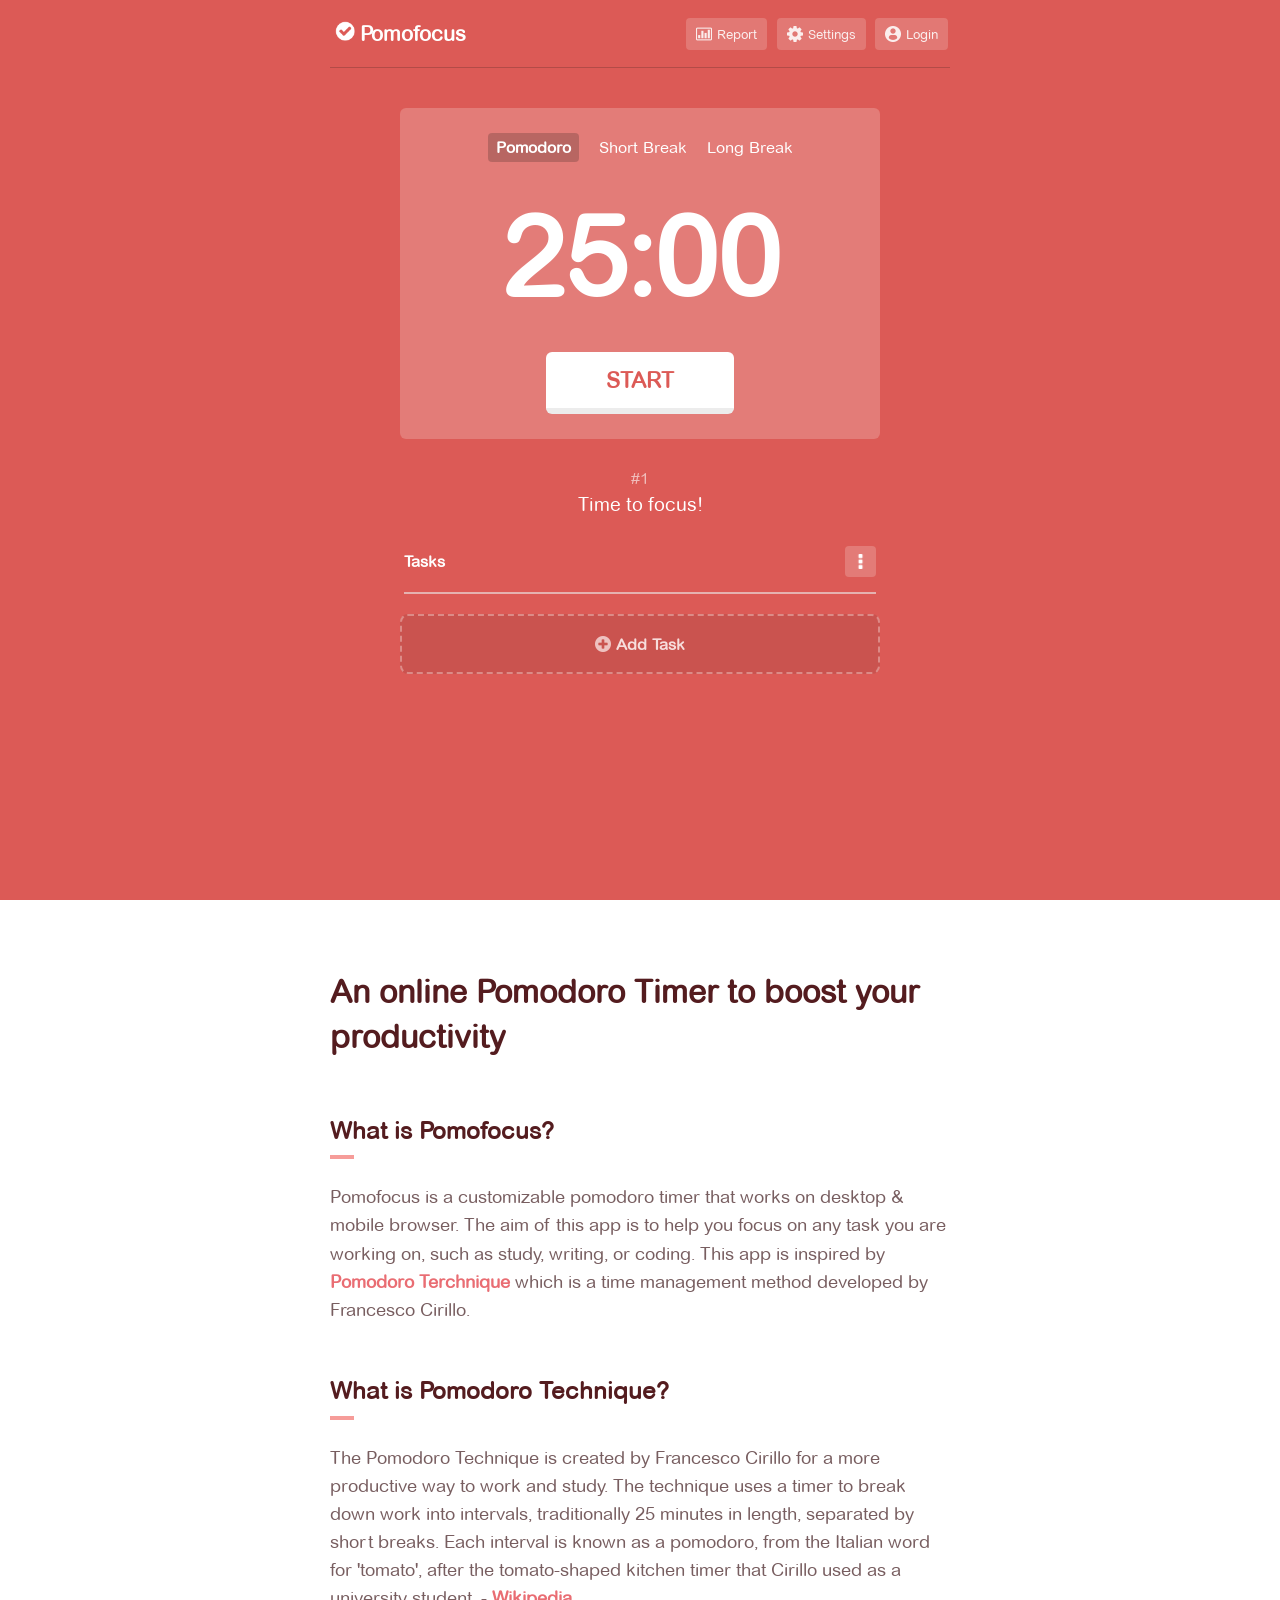
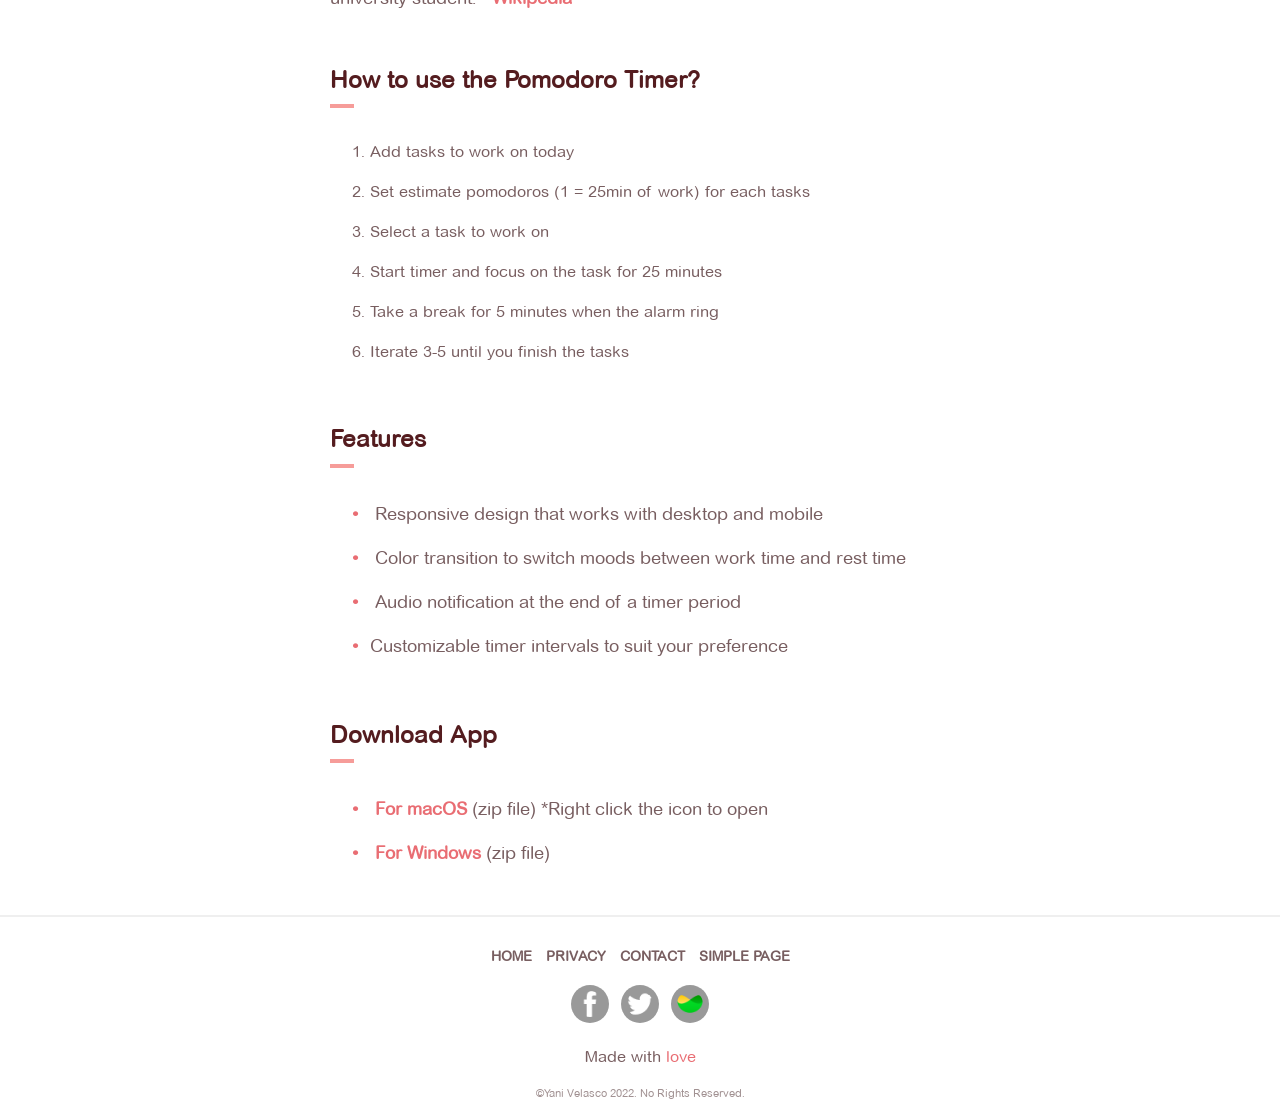
<file: index.html>
<!DOCTYPE html>
<html lang="en">
<head>
    <meta charset="UTF-8">
    <meta http-equiv="X-UA-Compatible" content="IE=edge">
    <meta name="viewport" content="width=device-width, initial-scale=1.0">
    <link rel="stylesheet" href="css/style.css">
    <link rel="icon" href="images/favicon2.png" type="image/x-icon" />
    <title>Pomofocus</title>
</head>
<body>
    <div class="container">
        <section class="firstpage">
            <header>
                <h1>Pomofocus</h1>
                <nav>
                    <ul class="mainmenu">
                        <li class="menu1"> <span>Report</span></li>
                        <li class="menu2"><span>Settings</span></li>
                        <li class="menu3"><span>Login</span></li>
                    </ul>
                </nav>
            </header>
            <div class="hero">
                <nav>
                    <ul>
                        <li class="pomodoro">Pomodoro</li>
                        <li>Short Break</li>
                        <li>Long Break</li>
                    </ul>
                </nav>

                <h2>25:00</h2>
                <h3>START</h3>

            </div>

            <div class="focus">
                <p>#1</p>
                <p class="timeto">Time to focus!</p>
                <p class="task">Tasks</p>
                <p class="add">Add Task</p>
            </div>
        </section>
        <section class="secondpage">
            <h1>An online Pomodoro Timer to boost your productivity</h1>
            <h2>What is Pomofocus?</h2>
            <p>Pomofocus is a customizable pomodoro timer that works on desktop & mobile browser. The aim of this app is to help you focus on any task you are working on, such as study, writing, or coding. This app is inspired by <a href="https://francescocirillo.com/products/the-pomodoro-technique#" target="_blank">Pomodoro Terchnique</a> which is a time management method developed by Francesco Cirillo. </p>
            <h2>What is Pomodoro Technique?</h2>
            <p>The Pomodoro Technique is created by Francesco Cirillo for a more productive way to work and study. The technique uses a timer to break down work into intervals, traditionally 25 minutes in length, separated by short breaks. Each interval is known as a pomodoro, from the Italian word for 'tomato', after the tomato-shaped kitchen timer that Cirillo used as a university student. - <a href="https://en.wikipedia.org/wiki/Pomodoro_Technique" target="_blank" rel="noopener noreferrer">Wikipedia</a></p>
            <h2>How to use the Pomodoro Timer? </h2>
                <ol class="pomodorotimerlist">
                    <li>Add tasks to work on today</li>
                    <li>Set estimate pomodoros (1 = 25min of work) for each tasks </li>
                    <li>Select a task to work on</li>
                    <li>Start timer and focus on the task for 25 minutes </li>
                    <li>Take a break for 5 minutes when the alarm ring </li>
                    <li>Iterate 3-5 until you finish the tasks </li>
                </ol>
            <h2> Features </h2>
                <ol class="featureslist">
                    <li> Responsive design that works with desktop and mobile </li>
                    <li> Color transition to switch moods between work time and rest time </li>
                    <li> Audio notification at the end of a timer period </li>
                    <li>Customizable timer intervals to suit your preference </li>
                </ol>
            <h2> Download App </h2>
                <ol class="downloadlist">
                    <li> <a href="doc/pomofocus-darwin-x64-1.1.0.zip">For macOS</a> (zip file) *Right click the icon to open </li>
                    <li> <a href="doc/pomofocus-1.1.0-setup.zip">For Windows</a> (zip file) </li>
                </ol>
        </section>
        <footer>
            <nav>
                <ul class="links">
                    <li> <a href="index.html">HOME</a></li>
                    <li>PRIVACY</li>
                    <li><a href="mailto: yanivlasco@gmail.com">CONTACT</a></li>
                    <li><a href="simplepage.html">SIMPLE PAGE</a></li>
                </ul>
            </nav>
            <nav>
                <ul class="icons">
                    <li><img src="images/facebook.png" alt=""></li>
                    <li><img src="images/twitter.png" alt=""></li>
                    <li><img src="images/stripe-climate-badge.png" alt=""></li>
                </ul>
            </nav>

            <h1>Made with <a href="https://yanivelasco.com/" target="_blank">love</a></h1>
            <h2>©Yani Velasco 2022. No Rights Reserved.</h2>

        </footer>
    </div>
    
</body>
</html>
</file>
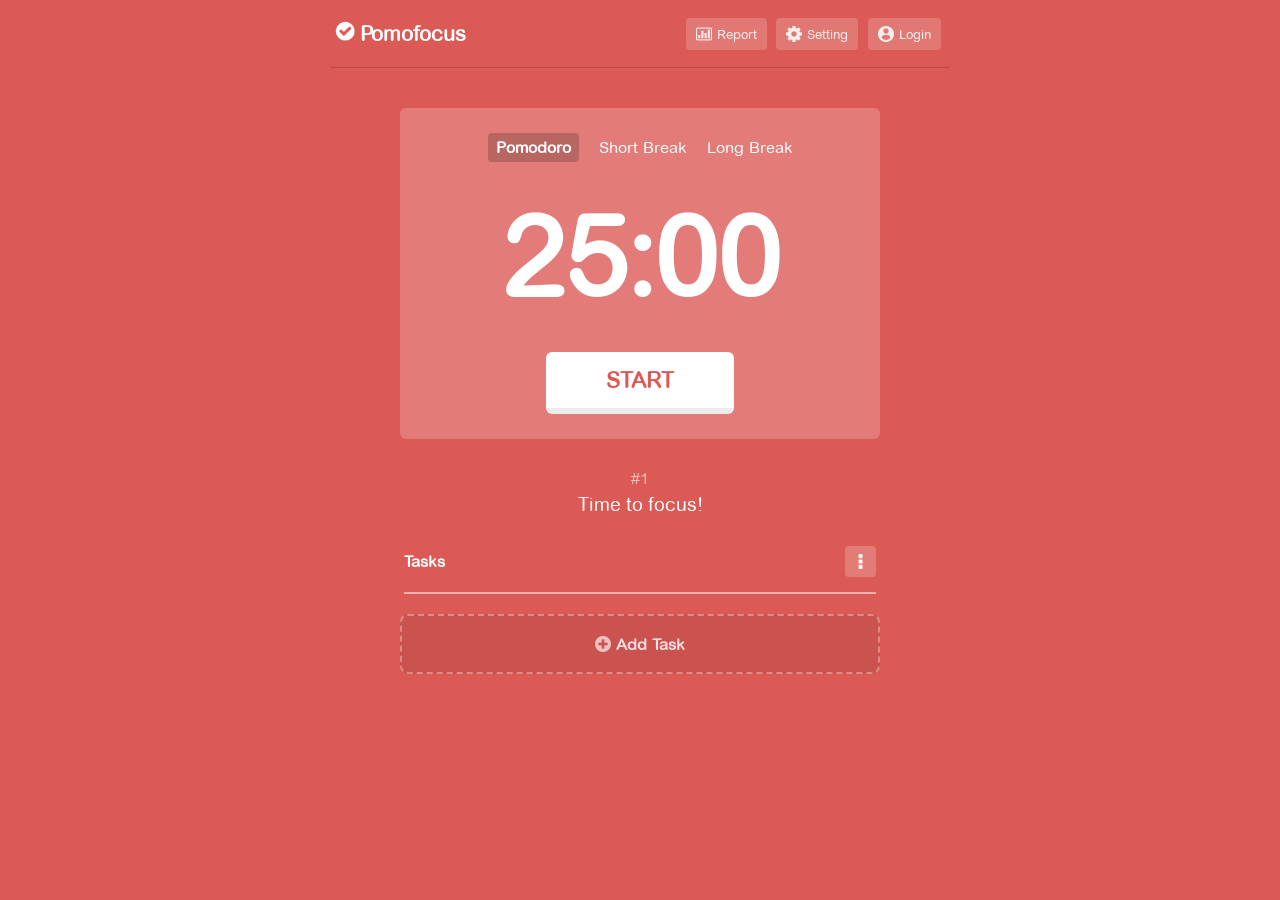
<file: simplepage.html>
<!DOCTYPE html>
<html lang="en">
<head>
    <meta charset="UTF-8">
    <meta http-equiv="X-UA-Compatible" content="IE=edge">
    <meta name="viewport" content="width=device-width, initial-scale=1.0">
    <link rel="stylesheet" href="css/style.css">
    <link rel="icon" href="images/favicon2.png" type="image/x-icon" />
    <title>Pomofocus</title>
</head>
<body>
    <div class="container">
        <section class="firstpage">
            <header>
                <h1>Pomofocus</h1>
                <nav>
                    <ul>
                        <li class="menu1">Report</li>
                        <li class="menu2">Setting</li>
                        <li class="menu3">Login</li>
                    </ul>
                </nav>
            </header>
            <div class="hero">
                <nav>
                    <ul>
                        <li class="pomodoro">Pomodoro</li>
                        <li>Short Break</li>
                        <li>Long Break</li>
                    </ul>
                </nav>

                <h2>25:00</h2>
                <h3>START</h3>

            </div>

            <div class="focus">
                <p>#1</p>
                <p class="timeto">Time to focus!</p>
                <p class="task">Tasks</p>
                <p class="add">Add Task</p>
            </div>
        </section>
    </div>
    
</body>
</html>
</file>
<file: css/style.css>
*{
    box-sizing: border-box;
    margin: 0;
}


@font-face {
    font-family: 'ArialRounded';
    font-display: swap;
    src: url('../fonts/Arial_Rounded_MT.ttf')
      format('truetype');
  }

/* @font-face {
    font-family: 'ArialRounded';
    font-display: swap;
    src: url('../fonts/Arial-Rounded-MT-Bold.ttf')
        format('truetype');
} */
:root{
    --maincolor--:hsl(2, 66%, 58%);
    --white--:	hsl(0, 0%, 100%);
    --bordo--:hsl(357, 50%, 22%);
    --p--:hsl(357, 12%, 42%);;
    --feature--:hsl(357, 74%, 67%);
    --darkBackground--:rgba(0, 0, 0, 0.2);
    --lightBackground--:rgba(255, 255, 255, 0.2);

}

body{
    font-family: 'ArialRounded';
    color: var(--white--);
}


.container {
    width: 100%;
    height: 100%;
}

.firstpage{
    width: 100vw;
    height: 100vh;
    background-color:var(--maincolor--);
    opacity: 0.95;
}

header{
    max-width: 620px;
    display: flex;
    align-items: center;
    margin: auto;
    padding-block: 1%;
    border-bottom: solid;
    border-bottom-color: var(--darkBackground--);
    border-bottom-width: 1.5px;
    margin: auto;
    /* font-weight: 300; */
}
.firstpage h1{
    color: var(--white--);
    display: flex;
    /* margin-right: 15%; */
    font-size: 1.3em;
    margin-right: 175px;
    
}
h1::before{
    display: block;
    width: 20px;
    height: 20px;
    content: "";
    background: url(../images/icon-white.png);
    background-size: contain;
    background-repeat: no-repeat;
    margin: 0 5px;
    
}

ul{
    list-style-type: none;
    display: flex;
}

.menu1,
.menu2,
.menu3 {
    color: var(--white--);
    display: flex;
    padding-block: 8px;
    padding-left: 10px;
    padding-right: 10px;
    font-style: normal;
    background-color: var(--lightBackground--);
    border-radius: 4px;
    opacity: 0.9;
    margin: 2%;
    font-size: .8em;
    align-items: center;
    justify-content: center;
}

.menu1::before{
    display: block;
    width: 16px;
    height: 16px;
    content: "";
    background: url(../images/graph-white.png);
    background-size: contain;
    background-repeat: no-repeat;
    margin-right:5px;
}

.menu2::before{
    display: block;
    width: 16px;
    height: 16px;
    content: "";
    background: url(../images/config-white.png);
    background-size: contain;
    background-repeat: no-repeat;
    margin-right:5px;}

.menu3::before{
    display: block;
    width: 16px;
    height: 16px;
    content: "";
    background: url(../images/user-white.png);
    background-size: contain;
    background-repeat: no-repeat;
    margin-right:5px;
}

.hero{
    max-width: 480px;
    display: flex;
    flex-direction: column;
    align-items: center;
    background-color: var(--lightBackground--);
    border-radius: 6px;
    margin: auto;
    margin-top: 40px;
    padding: 45px;
    padding-block: 25px;
}

.hero ul{
    align-items: center;
    justify-content: center;
    padding: 0px;
}

.hero li{
    margin: 10px;
    margin-block: 0;
}

.pomodoro{
    background-color: var(--darkBackground--);
    border-radius: 4px;
    padding: 8px;
    padding-block: 5px;
    font-weight: bolder;
}

.firstpage h2{
    font-size: 7em;
    font-weight: bolder;
    margin-block: 30px;
}

.firstpage h3{
    background-color: var(--white--);
    border-radius: 6px;
    padding-block: 15px;
    padding-left: 60px;
    padding-right: 60px;
    color: var(--maincolor--);
    font-size: 1.4em;
    border-bottom: solid rgb(235, 235, 235);
    border-bottom-width: 6px;


}

.focus{
    display: flex;
    flex-direction: column;
    justify-content: center;
    align-items: center;
    margin-top: 30px;
}

.focus :first-child{
    color: var(--white--);
    opacity: 0.6;
    margin-bottom: 5px;
}

.timeto{
    font-size: 1.2em;
}

.task{
    display: flex;
    align-items: center;
    max-width: 480px; 
    border-bottom: solid;
    border-bottom-color: rgba(235, 235, 235,0.6);
    border-bottom-width: 2.5px;
    margin-top: 30px;
    padding-bottom: 15px;
    font-weight: bolder;
}

.task::after{
    display: flex;
    width: 1px;
    height: 1px;
    padding: 15px;
    content: "";
    background: url(../images/threedots-white.png);
    background-size: 15px;
    background-position: center;
    background-color: var(--lightBackground--);
    border-radius: 4px;
    background-repeat: no-repeat;
    margin-left: 400px;
}

.add{
    display: flex;
    justify-content: center;
    align-items: center;
    height: 60px;
    width: 480px;
    margin-top: 20px;
    background-color: var(--darkBackground--);
    border: 2px dashed rgba(255, 255, 255, 0.4);
    cursor: pointer;
    background-color:rgba(0, 0, 0, 0.1);
    border-radius: 8px;
    font-weight: bolder;
    color: var(--white--);
    opacity: 0.8;

}

.add::before{
    display: block;
    width: 16px;
    height: 16px;
    content: "";
    background: url(../images/plus-circle-white.png);
    background-size: contain;
    background-repeat: no-repeat;
    margin-right:5px;
    opacity: 0.8;
}

.secondpage{
    background-color: var(white);
    margin: auto;
    max-width: 620px;
}

.secondpage h1,
.secondpage h2{
    
    color: var(--bordo--);
    padding-bottom: 4px;
}

.pomodorotimerlist,
.featureslist,
.downloadlist{
    color: var(--p--);
}

.pomodorotimerlist{
    line-height: 2.5em;
    font-size: 1em;
}

.featureslist{
    list-style: none;
    line-height: 2.5em;
    font-size: 1.1em;
}

.featureslist li::before{
    color: hsl(357, 74%, 67%);
    content: '\2022'; 
    font-weight: bold; 
    display: inline-block; 
    width: 1em; 
    margin-left: -1em; 
}

.downloadlist{
    list-style: none;
    line-height: 2.5em;
    font-size: 1.1em;
}

.downloadlist li::before{
    color: hsl(357, 74%, 67%);
    content: '\2022'; 
    font-weight: bold; 
    display: inline-block; 
    width: 1em; 
    margin-left: -1em; 
}

.secondpage h1{
    font-size: 2em;
    margin-top: 50px;
    margin-bottom: 20px;
}

.secondpage h2{
    font-size: 1.5em; 
    margin-top: 50px;
    margin-bottom: 20px;
}

.secondpage a{
    text-decoration: none;
    color: var(--feature--);
    font-weight: bolder;
}
.secondpage h1,
.secondpage h2 {
    line-height: 1.4em;
  }

.secondpage h2::after{
    content: '';
    display: block;
    width: 24px;
    padding-top: 8px;
    border-bottom: 4px solid #f05b56;
    opacity: 0.6;
}

.secondpage p{
    color: var(--p--);
    margin: auto;
    line-height: 1.6em;
    font-size: 1.1em;
    
}

footer{
    margin-top: 40px;
    border-top: 2px solid #efefef;
    text-align: center;
    padding-top: 30px;
    color: hsl(357, 12%, 42%);
    padding-bottom: 20px;
}

footer h1{
    font-size: 1em;
    font-weight: lighter;
    margin-bottom: 20px;
}

footer h2{
    font-size: .7em;
    font-weight: lighter;
    color: hsl(357, 8%, 60%) ;
}

footer a{
    text-decoration: none;
    color: var(--feature--);
    font-weight: bolder;
}

.icons{
    display: flex;
    justify-content: center;
    padding-left: 0;
}


.icons img{
    background-color: #999;
    width: 38px;
    height: 38px;
    border-radius: 100px;
    padding: 6px;
    margin: 0px 6px;
}

.links{
    margin-bottom: 20px;
    display: flex;
    justify-content: center;
    padding-left: 0;
}

.links li{
    margin: 0px 7px;
    font-weight: bolder;
    font-size: .9em;
}

.links a{
    color: hsl(357, 12%, 42%);
}

@media only screen and (max-width: 650px){
    .menu1 span,
    .menu2 span,
    .menu3 span{
        display: none;
        padding: 8px;

    }

    .menu1::before,
    .menu2::before,
    .menu3::before{
        margin-right: 0;

    }

    .mainmenu{
        padding-right: 20px;
    }
    .firstpage h1{
        margin-right: auto;
        
    }

    .task::after{
        margin-left: 400px;
    }

    .secondpage{
        margin-left: 20px;
        margin-right: 20px;
    }

    .secondpage h1{
        font-size: 1.5em;
        margin-top: 10px;
    }
    .secondpage h2{
        font-size: 1.2em;
    }

    .secondpage p{
        font-size: 1em;
    }

    .featureslist,
    .pomodorotimerlist,
    .downloadlist{
        font-size: 1em;
    }
}

@media only screen and (max-width: 500px){
    .hero{
        margin-left: 20px;
        margin-right: 20px;

    }

    .hero h2{
        font-size: 5em;
    }

    .hero ul{
        font-size: .9em;
    }
}

@media only screen and (max-width: 450px){
    .task::after{
        margin-left: 250px;
    }

    .add{
        width: 330px;
    }
}
</file>
